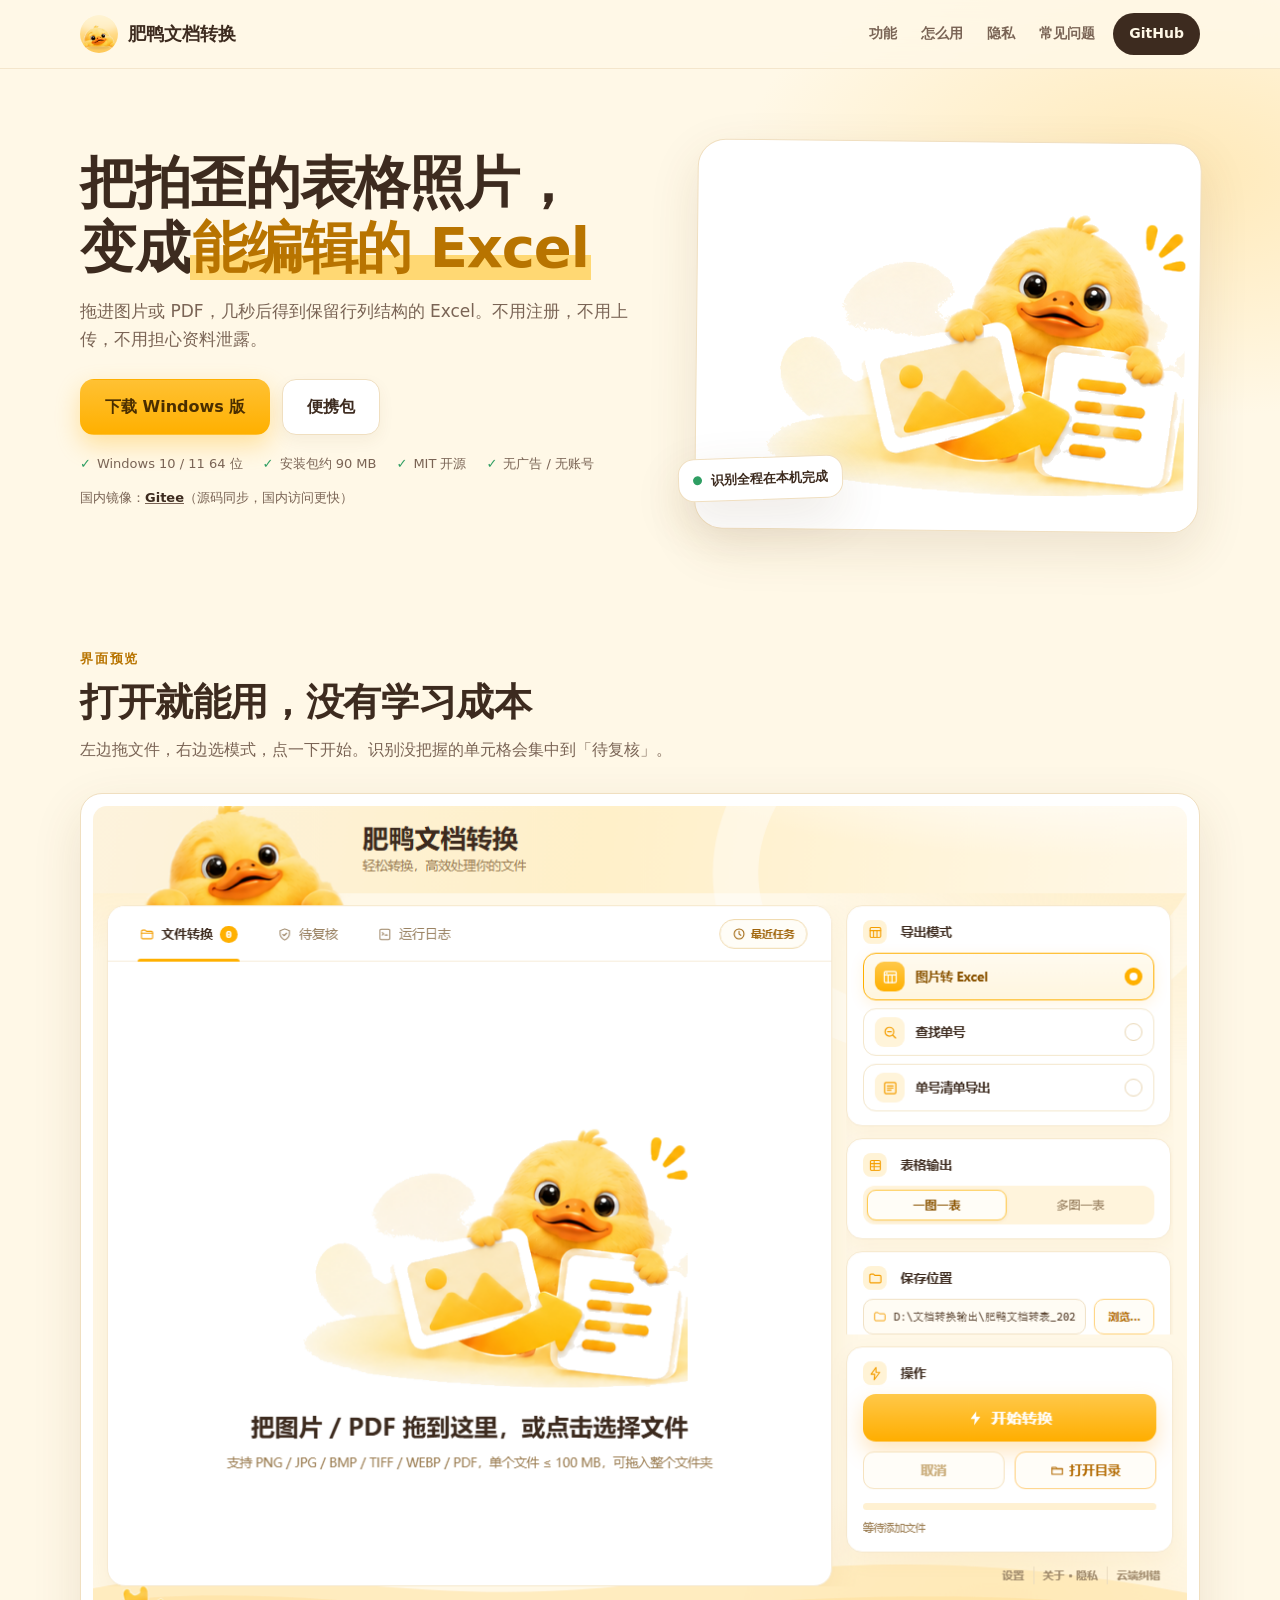
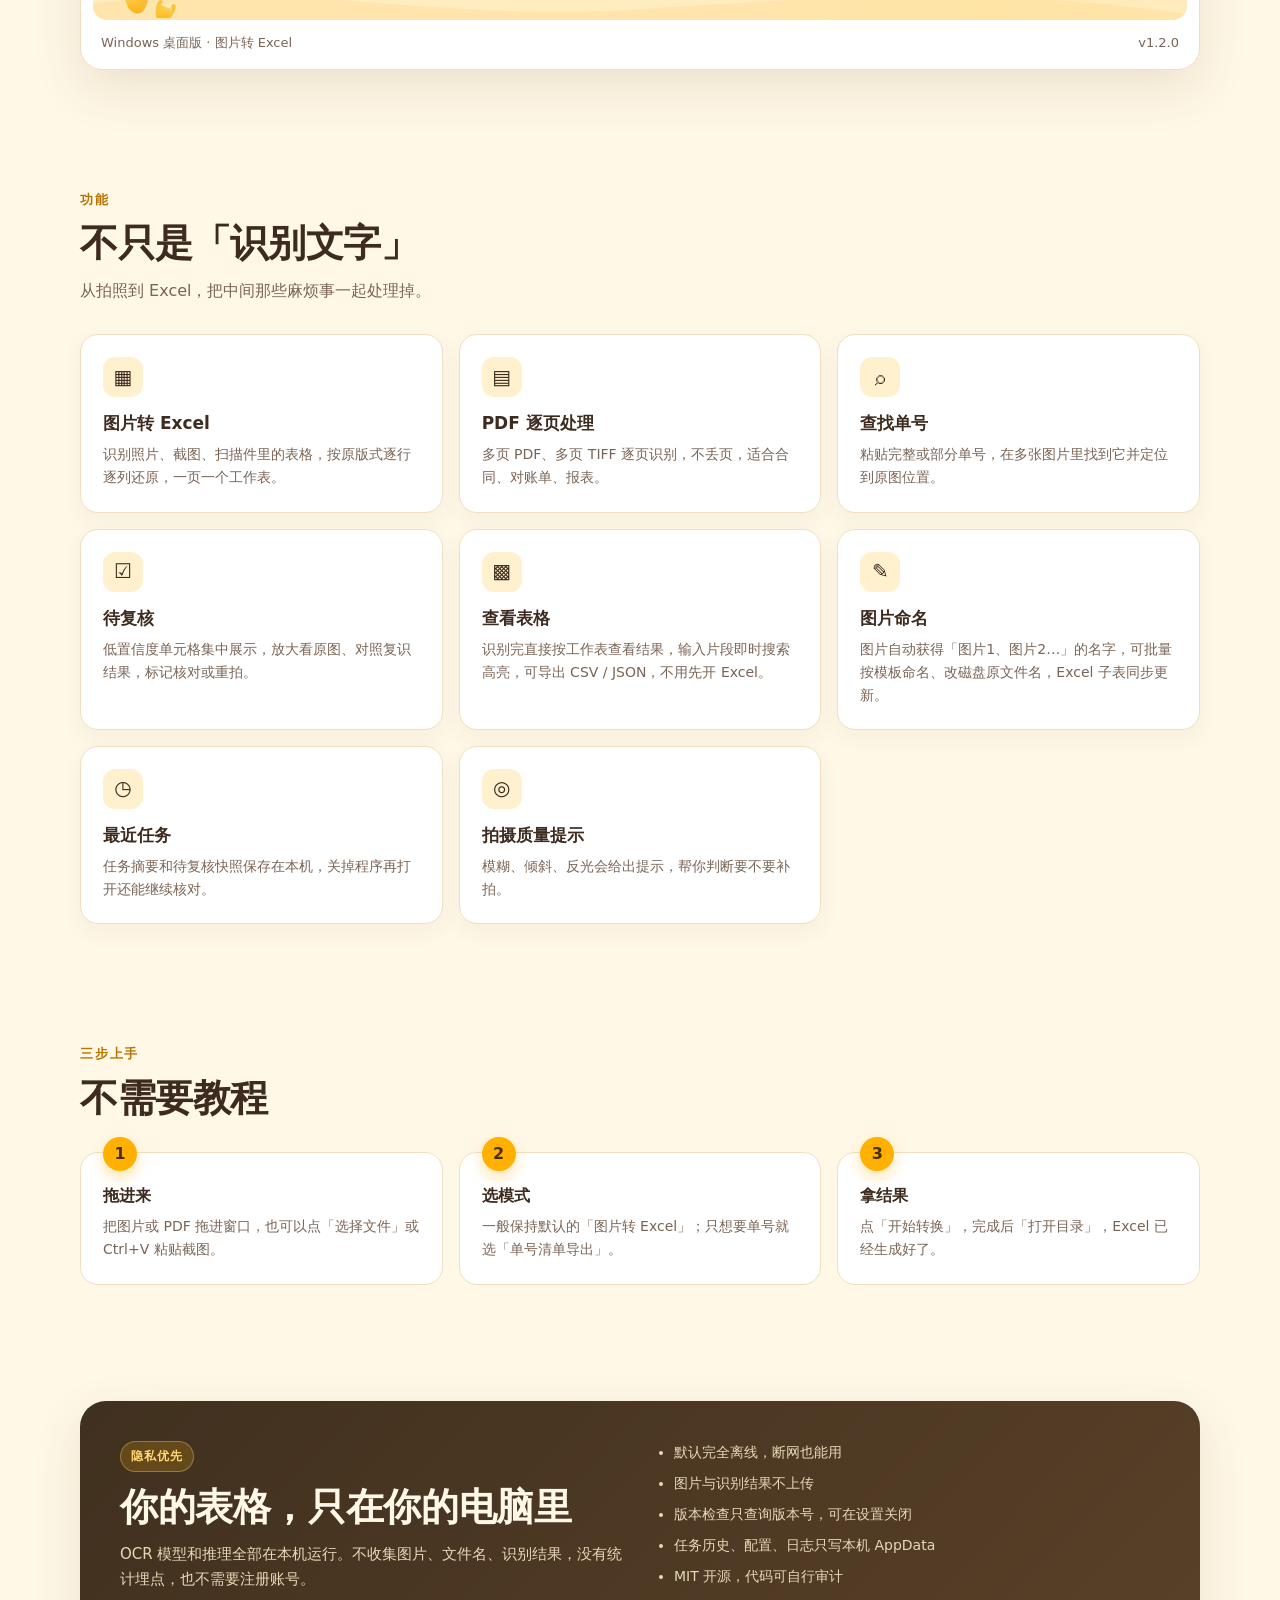
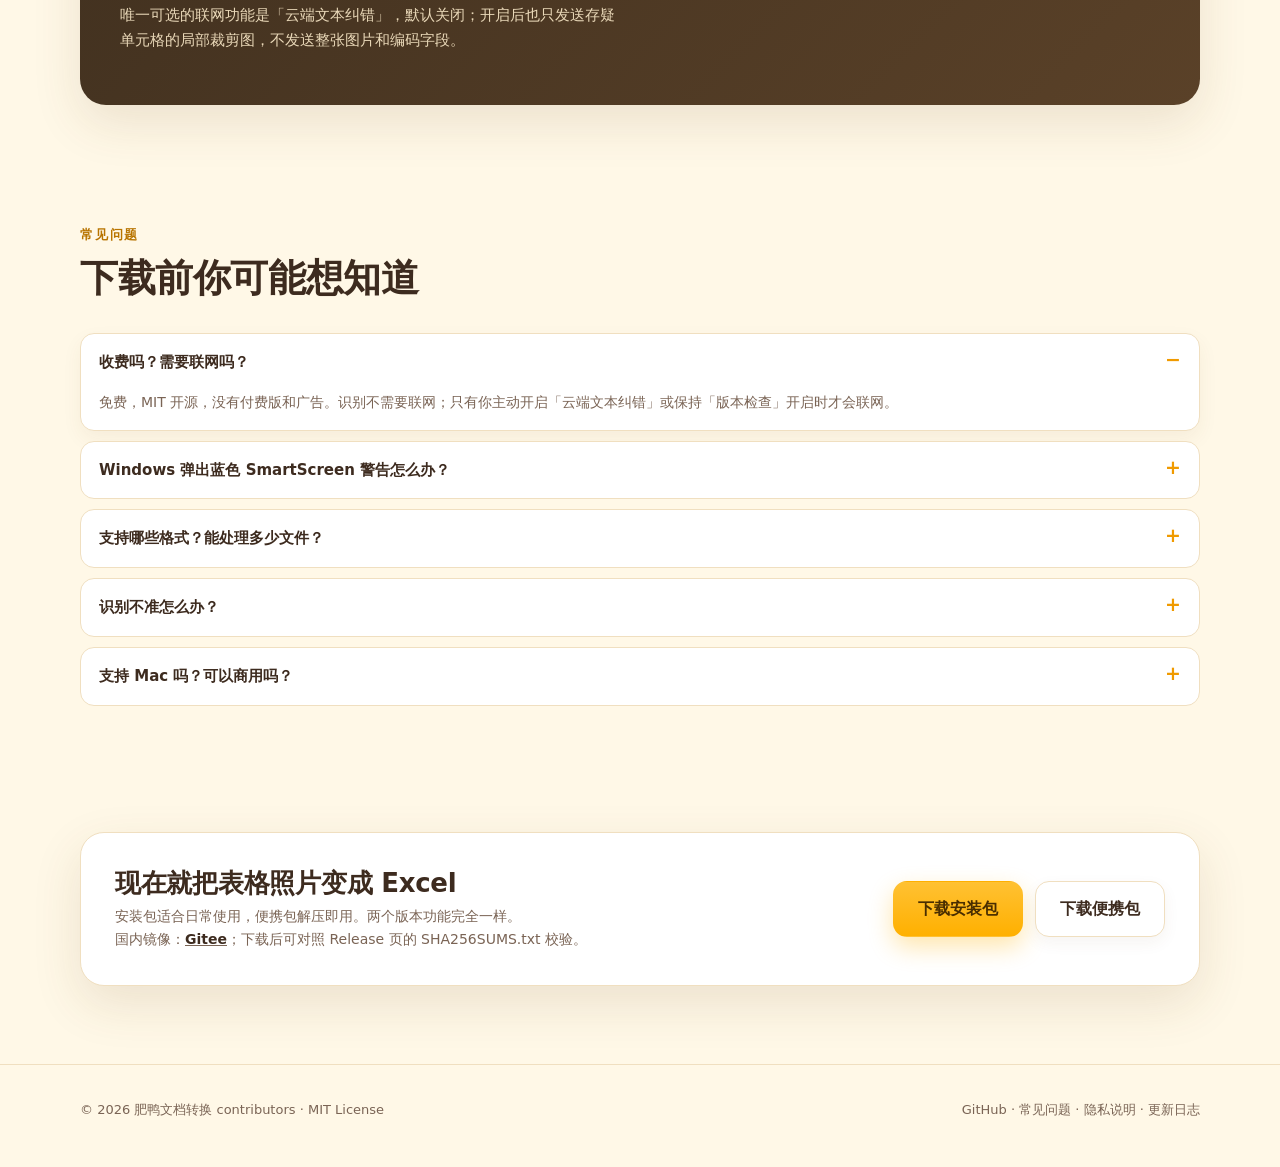
<file: index.html>
<!DOCTYPE html>
<html lang="zh-CN">
<head>
<meta charset="UTF-8">
<meta name="viewport" content="width=device-width, initial-scale=1">
<title>肥鸭文档转换 · 图片 PDF 转 Excel，本地识别不上传</title>
<meta name="description" content="免费开源的 Windows 工具：把表格照片、截图、扫描 PDF 转成可编辑的 Excel。全程本机 OCR，不上传图片和识别结果。">
<meta name="theme-color" content="#FFF8E7">
<link rel="icon" href="assets/app.png">
<style>
  :root {
    --cream: #FFF8E7;
    --cream-deep: #FFEFC9;
    --orange: #FFB000;
    --orange-deep: #F09A00;
    --brown: #3D2B1F;
    --brown-soft: #7A6455;
    --white: #FFFFFF;
    --line: #F0DFC0;
    --green: #2F9E63;
    --radius: 22px;
    --shadow: 0 18px 50px rgba(99, 67, 26, .12);
  }
  * { box-sizing: border-box; }
  html { scroll-behavior: smooth; }
  body {
    margin: 0;
    font-family: "PingFang SC", "Microsoft YaHei", "Noto Sans SC", system-ui, -apple-system, sans-serif;
    color: var(--brown);
    background:
      radial-gradient(900px 420px at 12% -8%, #FFE7A8 0%, rgba(255, 231, 168, 0) 62%),
      radial-gradient(760px 420px at 92% 4%, #FFE9B8 0%, rgba(255, 233, 184, 0) 58%),
      var(--cream);
    line-height: 1.65;
    -webkit-font-smoothing: antialiased;
  }
  a { color: inherit; }
  .wrap { width: min(1120px, calc(100% - 40px)); margin: 0 auto; }

  /* 顶部导航 */
  header {
    position: sticky; top: 0; z-index: 20;
    backdrop-filter: blur(14px);
    background: rgba(255, 248, 231, .82);
    border-bottom: 1px solid rgba(240, 223, 192, .7);
  }
  .nav { display: flex; align-items: center; gap: 18px; height: 68px; }
  .brand { display: flex; align-items: center; gap: 10px; font-weight: 800; font-size: 18px; text-decoration: none; }
  .brand img { width: 38px; height: 38px; border-radius: 50%; object-fit: cover; background: var(--white); }
  .nav-links { display: flex; gap: 24px; margin-left: auto; font-size: 14px; font-weight: 600; }
  .nav-links a { text-decoration: none; color: var(--brown-soft); }
  .nav-links a:hover { color: var(--brown); }
  .nav-cta {
    text-decoration: none; font-weight: 700; font-size: 14px;
    background: var(--brown); color: var(--cream);
    padding: 9px 16px; border-radius: 999px;
  }

  /* 首屏 */
  .hero { display: grid; grid-template-columns: 1.06fr .94fr; gap: 48px; align-items: center; padding: 72px 0 56px; }
  h1 { font-size: clamp(34px, 4.6vw, 56px); line-height: 1.16; margin: 0 0 16px; letter-spacing: -.02em; }
  h1 em { font-style: normal; color: #B87400; background: linear-gradient(transparent 62%, #FFD873 62%); padding: 0 2px; }
  .lead { font-size: 17px; color: var(--brown-soft); max-width: 33em; margin: 0 0 26px; }
  .cta-row { display: flex; flex-wrap: wrap; gap: 12px; align-items: center; }
  .btn {
    display: inline-flex; align-items: center; gap: 9px;
    text-decoration: none; font-weight: 800; font-size: 16px;
    padding: 14px 24px; border-radius: 14px; border: 1px solid transparent;
    transition: transform .15s ease, box-shadow .15s ease;
  }
  .btn:hover { transform: translateY(-1px); }
  .btn-main {
    background: linear-gradient(180deg, #FFC133, var(--orange));
    color: #4A2E00; box-shadow: 0 10px 24px rgba(255, 176, 0, .32);
  }
  .btn-ghost { background: var(--white); border-color: var(--line); color: var(--brown); box-shadow: 0 6px 16px rgba(99, 67, 26, .06); }
  .meta { display: flex; flex-wrap: wrap; gap: 8px 20px; margin-top: 18px; font-size: 13px; color: var(--brown-soft); }
  .meta span::before { content: "✓"; color: var(--green); font-weight: 800; margin-right: 6px; }

  .hero-visual { position: relative; }
  .hero-card {
    background: var(--white); border: 1px solid var(--line); border-radius: 28px;
    padding: 14px; box-shadow: var(--shadow); transform: rotate(.6deg);
  }
  .hero-card img { width: 100%; display: block; border-radius: 18px; }
  .float-tag {
    position: absolute; left: -18px; bottom: 30px;
    background: var(--white); border: 1px solid var(--line); border-radius: 16px;
    padding: 10px 14px; box-shadow: var(--shadow); font-size: 13px; font-weight: 700;
    display: flex; align-items: center; gap: 9px; transform: rotate(-2deg);
  }
  .float-tag .dot { width: 9px; height: 9px; border-radius: 50%; background: var(--green); }

  /* 通用区块 */
  section { padding: 58px 0; }
  .sec-head { max-width: 640px; margin-bottom: 30px; }
  .sec-kicker { font-size: 13px; font-weight: 800; letter-spacing: .14em; color: #B87400; text-transform: uppercase; }
  h2 { font-size: clamp(26px, 3vw, 38px); line-height: 1.25; margin: 8px 0 10px; letter-spacing: -.01em; }
  .sec-head p { color: var(--brown-soft); margin: 0; font-size: 16px; }

  .shot {
    background: var(--white); border: 1px solid var(--line); border-radius: var(--radius);
    padding: 12px; box-shadow: var(--shadow);
  }
  .shot img { width: 100%; display: block; border-radius: 14px; }
  .shot-cap { display: flex; justify-content: space-between; gap: 12px; padding: 12px 8px 4px; font-size: 13px; color: var(--brown-soft); }

  .grid { display: grid; grid-template-columns: repeat(3, 1fr); gap: 16px; }
  .card {
    background: var(--white); border: 1px solid var(--line); border-radius: 18px;
    padding: 22px; box-shadow: 0 8px 22px rgba(99, 67, 26, .05);
  }
  .card .ico {
    width: 40px; height: 40px; border-radius: 12px; display: grid; place-items: center;
    background: #FFF1CD; font-size: 20px; margin-bottom: 12px;
  }
  .card h3 { margin: 0 0 6px; font-size: 17px; }
  .card p { margin: 0; font-size: 14px; color: var(--brown-soft); }

  .steps { display: grid; grid-template-columns: repeat(3, 1fr); gap: 16px; counter-reset: step; }
  .step { position: relative; background: var(--white); border: 1px solid var(--line); border-radius: 18px; padding: 24px 22px 22px; }
  .step::before {
    counter-increment: step; content: counter(step);
    position: absolute; top: -16px; left: 22px;
    width: 34px; height: 34px; border-radius: 50%;
    display: grid; place-items: center; font-weight: 800;
    background: var(--orange); color: #4A2E00; box-shadow: 0 6px 14px rgba(255, 176, 0, .35);
  }
  .step h3 { margin: 6px 0 6px; font-size: 16px; }
  .step p { margin: 0; font-size: 14px; color: var(--brown-soft); }

  .privacy {
    background: linear-gradient(135deg, #40301F, #5A4128);
    border-radius: 26px; color: #FFF3D8; padding: 40px;
    display: grid; grid-template-columns: 1fr 1fr; gap: 32px;
    box-shadow: var(--shadow);
  }
  .privacy h2 { color: #FFF8E7; margin-top: 0; }
  .privacy p { color: #E9D8B8; margin: 0 0 12px; font-size: 15px; }
  .privacy ul { margin: 0; padding-left: 18px; color: #E9D8B8; font-size: 14px; }
  .privacy li { margin-bottom: 8px; }
  .privacy .badge {
    display: inline-block; font-size: 12px; font-weight: 800; letter-spacing: .08em;
    background: rgba(255, 176, 0, .18); color: #FFD873; border: 1px solid rgba(255, 216, 115, .35);
    padding: 5px 10px; border-radius: 999px; margin-bottom: 12px;
  }

  details {
    background: var(--white); border: 1px solid var(--line); border-radius: 14px;
    padding: 0 18px; margin-bottom: 10px;
  }
  details[open] { box-shadow: 0 8px 20px rgba(99, 67, 26, .06); }
  summary { cursor: pointer; font-weight: 700; font-size: 15px; padding: 16px 0; list-style: none; display: flex; justify-content: space-between; gap: 12px; }
  summary::-webkit-details-marker { display: none; }
  summary::after { content: "+"; color: var(--orange-deep); font-weight: 800; font-size: 19px; line-height: 1; }
  details[open] summary::after { content: "−"; }
  details p { margin: 0 0 16px; font-size: 14px; color: var(--brown-soft); }

  .download-card {
    background: var(--white); border: 1px solid var(--line); border-radius: 24px;
    padding: 34px; box-shadow: var(--shadow);
    display: flex; align-items: center; justify-content: space-between; gap: 24px; flex-wrap: wrap;
  }
  .download-card h2 { margin: 0 0 6px; font-size: 26px; }
  .download-card p { margin: 0; color: var(--brown-soft); font-size: 14px; }
  .mirror { font-size: 13px; color: var(--brown-soft); margin-top: 12px; }
  .mirror b { color: var(--brown); }
  .disabled { opacity: .55; pointer-events: none; }

  footer { padding: 34px 0 46px; border-top: 1px solid var(--line); margin-top: 20px; font-size: 13px; color: var(--brown-soft); }
  .foot { display: flex; flex-wrap: wrap; gap: 14px 26px; align-items: center; justify-content: space-between; }
  .foot a { text-decoration: none; }
  .foot a:hover { text-decoration: underline; }

  @media (max-width: 880px) {
    .hero { grid-template-columns: 1fr; padding-top: 44px; gap: 30px; }
    .hero-visual { order: -1; }
    .grid { grid-template-columns: 1fr 1fr; }
    .steps { grid-template-columns: 1fr; }
    .privacy { grid-template-columns: 1fr; padding: 28px; }
    .nav-links { display: none; }
  }
  @media (max-width: 560px) {
    .grid { grid-template-columns: 1fr; }
    .hero-card { transform: none; }
    .float-tag { left: 8px; bottom: 10px; }
    .cta-row .btn { width: 100%; justify-content: center; }
    .download-card { padding: 24px; }
  }
</style>
</head>
<body>

<header>
  <div class="wrap nav">
    <a class="brand" href="#top"><img src="assets/app.png" alt="">肥鸭文档转换</a>
    <nav class="nav-links">
      <a href="#features">功能</a>
      <a href="#howto">怎么用</a>
      <a href="#privacy">隐私</a>
      <a href="#faq">常见问题</a>
    </nav>
    <a class="nav-cta" href="https://github.com/feifei3yaya/fatduck-ocr" target="_blank" rel="noopener">GitHub</a>
  </div>
</header>

<main id="top">
  <div class="wrap hero">
    <div>
      <h1>把拍歪的表格照片，<br>变成<em>能编辑的 Excel</em></h1>
      <p class="lead">拖进图片或 PDF，几秒后得到保留行列结构的 Excel。不用注册，不用上传，不用担心资料泄露。</p>
      <div class="cta-row">
        <a class="btn btn-main" href="https://github.com/feifei3yaya/fatduck-ocr/releases/download/v1.2.0/fatduck-ocr_installer_v1.2.0.exe">下载 Windows 版</a>
        <a class="btn btn-ghost" href="https://github.com/feifei3yaya/fatduck-ocr/releases/download/v1.2.0/fatduck-ocr_portable_v1.2.0.zip">便携包</a>
      </div>
      <div class="meta">
        <span>Windows 10 / 11 64 位</span>
        <span>安装包约 90 MB</span>
        <span>MIT 开源</span>
        <span>无广告 / 无账号</span>
      </div>
      <p class="mirror">国内镜像：<a href="https://gitee.com/feifei8yaya_admin_admin/fatduck-ocr" target="_blank" rel="noopener"><b>Gitee</b></a>（源码同步，国内访问更快）</p>
    </div>
    <div class="hero-visual">
      <div class="hero-card"><img src="assets/duck-hero.png" alt="肥鸭文档转换吉祥物"></div>
      <div class="float-tag"><span class="dot"></span>识别全程在本机完成</div>
    </div>
  </div>

  <section id="preview">
    <div class="wrap">
      <div class="sec-head">
        <span class="sec-kicker">界面预览</span>
        <h2>打开就能用，没有学习成本</h2>
        <p>左边拖文件，右边选模式，点一下开始。识别没把握的单元格会集中到「待复核」。</p>
      </div>
      <div class="shot">
        <img src="docs/screenshot.png" alt="肥鸭文档转换界面截图">
        <div class="shot-cap"><span>Windows 桌面版 · 图片转 Excel</span><span>v1.2.0</span></div>
      </div>
    </div>
  </section>

  <section id="features">
    <div class="wrap">
      <div class="sec-head">
        <span class="sec-kicker">功能</span>
        <h2>不只是「识别文字」</h2>
        <p>从拍照到 Excel，把中间那些麻烦事一起处理掉。</p>
      </div>
      <div class="grid">
        <div class="card"><div class="ico">▦</div><h3>图片转 Excel</h3><p>识别照片、截图、扫描件里的表格，按原版式逐行逐列还原，一页一个工作表。</p></div>
        <div class="card"><div class="ico">▤</div><h3>PDF 逐页处理</h3><p>多页 PDF、多页 TIFF 逐页识别，不丢页，适合合同、对账单、报表。</p></div>
        <div class="card"><div class="ico">⌕</div><h3>查找单号</h3><p>粘贴完整或部分单号，在多张图片里找到它并定位到原图位置。</p></div>
        <div class="card"><div class="ico">☑</div><h3>待复核</h3><p>低置信度单元格集中展示，放大看原图、对照复识结果，标记核对或重拍。</p></div>
        <div class="card"><div class="ico">▩</div><h3>查看表格</h3><p>识别完直接按工作表查看结果，输入片段即时搜索高亮，可导出 CSV / JSON，不用先开 Excel。</p></div>
        <div class="card"><div class="ico">✎</div><h3>图片命名</h3><p>图片自动获得「图片1、图片2…」的名字，可批量按模板命名、改磁盘原文件名，Excel 子表同步更新。</p></div>
        <div class="card"><div class="ico">◷</div><h3>最近任务</h3><p>任务摘要和待复核快照保存在本机，关掉程序再打开还能继续核对。</p></div>
        <div class="card"><div class="ico">◎</div><h3>拍摄质量提示</h3><p>模糊、倾斜、反光会给出提示，帮你判断要不要补拍。</p></div>
      </div>
    </div>
  </section>

  <section id="howto">
    <div class="wrap">
      <div class="sec-head">
        <span class="sec-kicker">三步上手</span>
        <h2>不需要教程</h2>
      </div>
      <div class="steps">
        <div class="step"><h3>拖进来</h3><p>把图片或 PDF 拖进窗口，也可以点「选择文件」或 Ctrl+V 粘贴截图。</p></div>
        <div class="step"><h3>选模式</h3><p>一般保持默认的「图片转 Excel」；只想要单号就选「单号清单导出」。</p></div>
        <div class="step"><h3>拿结果</h3><p>点「开始转换」，完成后「打开目录」，Excel 已经生成好了。</p></div>
      </div>
    </div>
  </section>

  <section id="privacy">
    <div class="wrap">
      <div class="privacy">
        <div>
          <span class="badge">隐私优先</span>
          <h2>你的表格，只在你的电脑里</h2>
          <p>OCR 模型和推理全部在本机运行。不收集图片、文件名、识别结果，没有统计埋点，也不需要注册账号。</p>
          <p>唯一可选的联网功能是「云端文本纠错」，默认关闭；开启后也只发送存疑单元格的局部裁剪图，不发送整张图片和编码字段。</p>
        </div>
        <div>
          <ul>
            <li>默认完全离线，断网也能用</li>
            <li>图片与识别结果不上传</li>
            <li>版本检查只查询版本号，可在设置关闭</li>
            <li>任务历史、配置、日志只写本机 AppData</li>
            <li>MIT 开源，代码可自行审计</li>
          </ul>
        </div>
      </div>
    </div>
  </section>

  <section id="faq">
    <div class="wrap">
      <div class="sec-head">
        <span class="sec-kicker">常见问题</span>
        <h2>下载前你可能想知道</h2>
      </div>
      <details open>
        <summary>收费吗？需要联网吗？</summary>
        <p>免费，MIT 开源，没有付费版和广告。识别不需要联网；只有你主动开启「云端文本纠错」或保持「版本检查」开启时才会联网。</p>
      </details>
      <details>
        <summary>Windows 弹出蓝色 SmartScreen 警告怎么办？</summary>
        <p>因为我们没有购买代码签名证书。点「更多信息 → 仍要运行」即可，也可以先运行随包附带的「解除锁定.bat」。</p>
      </details>
      <details>
        <summary>支持哪些格式？能处理多少文件？</summary>
        <p>支持 PNG / JPG / BMP / TIF / TIFF / WEBP / PDF；单文件上限 100 MB，可一次拖入整个文件夹，多页 PDF 会逐页识别。</p>
      </details>
      <details>
        <summary>识别不准怎么办？</summary>
        <p>尽量正对表格拍摄，让表格占满画面，避免反光和阴影。识别没把握的单元格会进入「待复核」，可以逐条对照原图核对。印刷体效果最好，潦草手写准确率有限。</p>
      </details>
      <details>
        <summary>支持 Mac 吗？可以商用吗？</summary>
        <p>目前支持 Windows 10 / 11 64 位，macOS 在规划中。MIT 许可证允许商用、修改和再分发，保留版权声明即可。</p>
      </details>
    </div>
  </section>

  <section id="download">
    <div class="wrap">
      <div class="download-card">
        <div>
          <h2>现在就把表格照片变成 Excel</h2>
          <p>安装包适合日常使用，便携包解压即用。两个版本功能完全一样。</p>
          <p class="mirror">国内镜像：<a href="https://gitee.com/feifei8yaya_admin_admin/fatduck-ocr" target="_blank" rel="noopener"><b>Gitee</b></a>；下载后可对照 Release 页的 SHA256SUMS.txt 校验。</p>
        </div>
        <div class="cta-row">
          <a class="btn btn-main" href="https://github.com/feifei3yaya/fatduck-ocr/releases/download/v1.2.0/fatduck-ocr_installer_v1.2.0.exe">下载安装包</a>
          <a class="btn btn-ghost" href="https://github.com/feifei3yaya/fatduck-ocr/releases/download/v1.2.0/fatduck-ocr_portable_v1.2.0.zip">下载便携包</a>
        </div>
      </div>
    </div>
  </section>
</main>

<footer>
  <div class="wrap foot">
    <span>© 2026 肥鸭文档转换 contributors · MIT License</span>
    <span>
      <a href="https://github.com/feifei3yaya/fatduck-ocr" target="_blank" rel="noopener">GitHub</a> ·
      <a href="docs/FAQ.md">常见问题</a> ·
      <a href="privacy_notice.txt">隐私说明</a> ·
      <a href="CHANGELOG.md">更新日志</a>
    </span>
  </div>
</footer>

</body>
</html>
</file>
